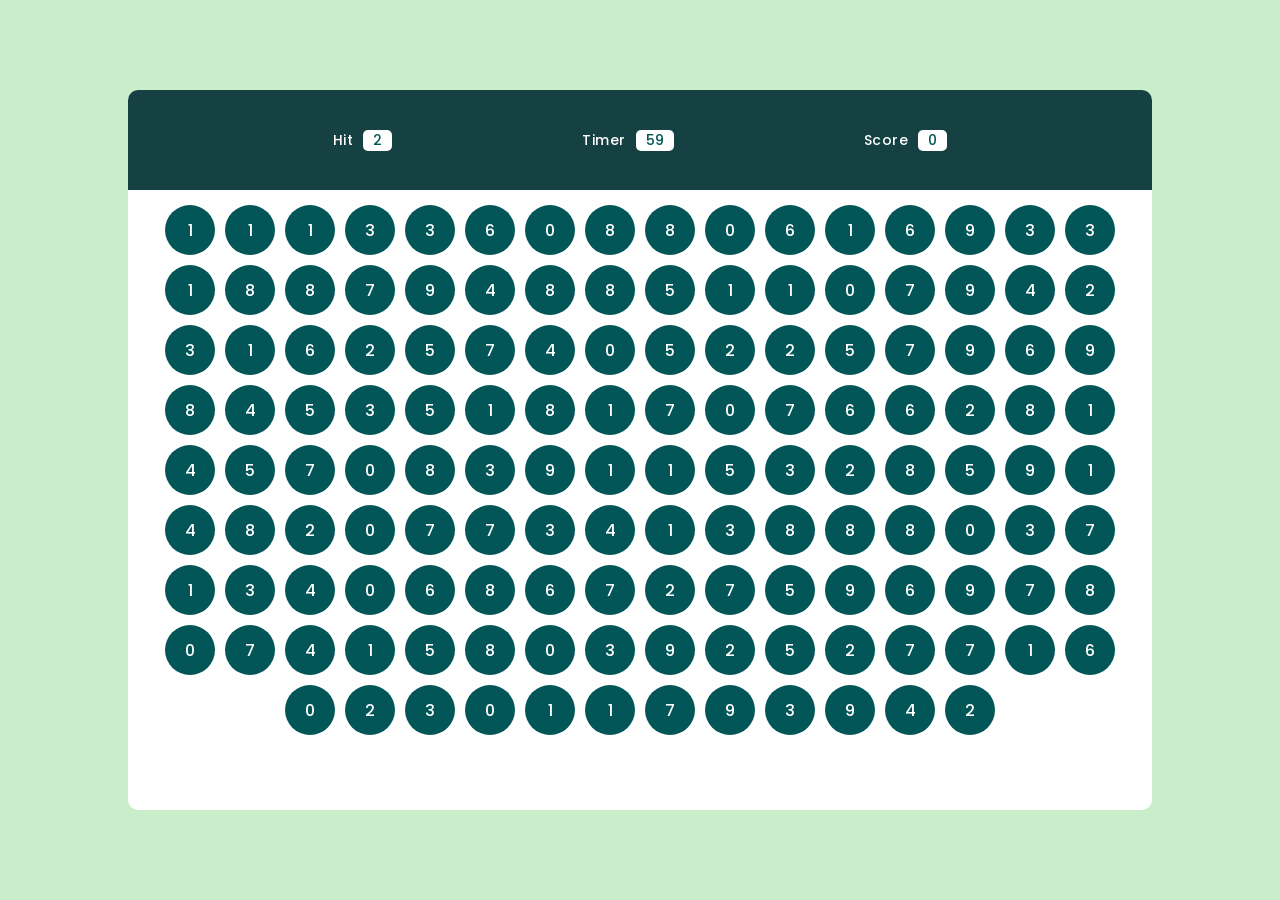
<file: index.html>
<!DOCTYPE html>
<html lang="en">

<head>
    <meta charset="UTF-8">
    <meta name="viewport" content="width=device-width, initial-scale=1.0">
    <title>Bubble Game</title>
    <!-----Goggle Font----->
    <link rel="preconnect" href="https://fonts.googleapis.com">
    <link rel="preconnect" href="https://fonts.gstatic.com" crossorigin>
    <link
        href="https://fonts.googleapis.com/css2?family=Dancing+Script:wght@700&family=Kaushan+Script&family=Pacifico&family=Poppins:wght@400;500;600&display=swap"
        rel="stylesheet">
    <!------Css file link----->
    <link rel="stylesheet" href="game.css">
</head>

<body>
    <div id="main">
        <div id="pannel">
            <div id="ptop">
                <div class="elem">
                    <h3>Hit</h3>
                    <div id="hitval" class="box">5</div>
                </div>
                <div class="elem">
                    <h3>Timer</h3>
                    <div id="timerval" class="box">60</div>
                </div>
                <div class="elem">
                    <h3>Score</h3>
                    <div id="scoreval" class="box">0</div>
                </div>
            </div>
            <div id="pbtm"></div>
            <div class="game-end">
                <div id="game-over-heading"></div>
                <div id="game-score"></div>
                <div id="game-last-hitrn"></div>
                <button id="start-new">Start New</button>
            </div>
        </div>
    </div>
    <script src="game.js"></script>
</body>

</html>
</file>
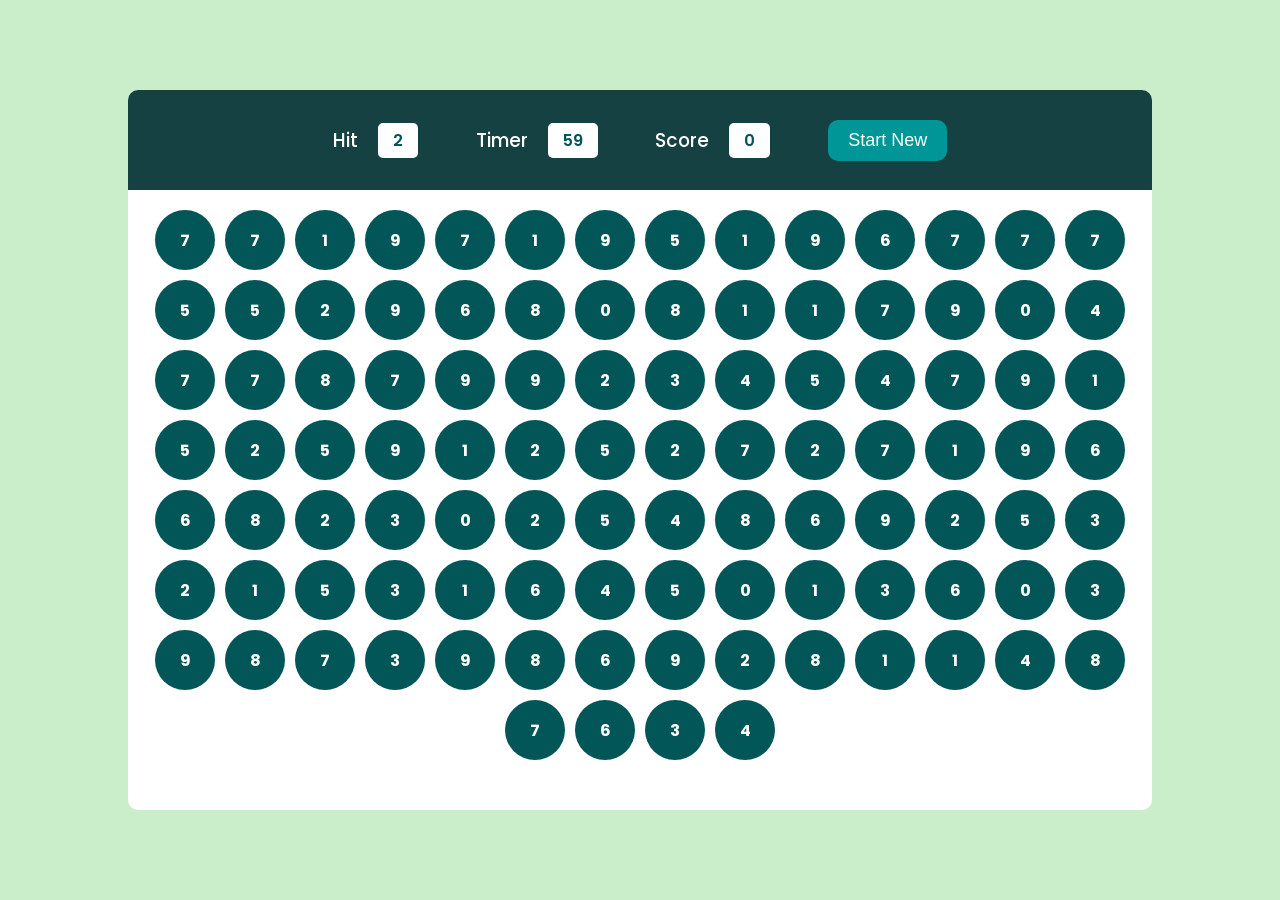
<file: Game javascript/index.html>
<!DOCTYPE html>
<html lang="en">

<head>
    <meta charset="UTF-8">
    <meta name="viewport" content="width=device-width, initial-scale=1.0">
    <title>Bubble Game</title>
    <!-----Goggle Font----->
    <link rel="preconnect" href="https://fonts.googleapis.com">
    <link rel="preconnect" href="https://fonts.gstatic.com" crossorigin>
    <link
        href="https://fonts.googleapis.com/css2?family=Dancing+Script:wght@700&family=Kaushan+Script&family=Pacifico&family=Poppins:wght@400;500;600&display=swap"
        rel="stylesheet">
    <!------Css file link----->
    <link rel="stylesheet" href="game.css">
</head>

<body>
    <div id="main">
        <div id="pannel">
            <div id="ptop">
                <div class="elem">
                    <h3>Hit</h3>
                    <div id="hitval" class="box">5</div>
                </div>
                <div class="elem">
                    <h3>Timer</h3>
                    <div id="timerval" class="box">60</div>
                </div>
                <div class="elem">
                    <h3>Score</h3>
                    <div id="scoreval" class="box">0</div>
                </div>
                <button id="start-new">Start New</button>
            </div>
            <div id="pbtm">
            </div>
        </div>
    </div>
    <script src="game.js"></script>
</body>

</html>
</file>
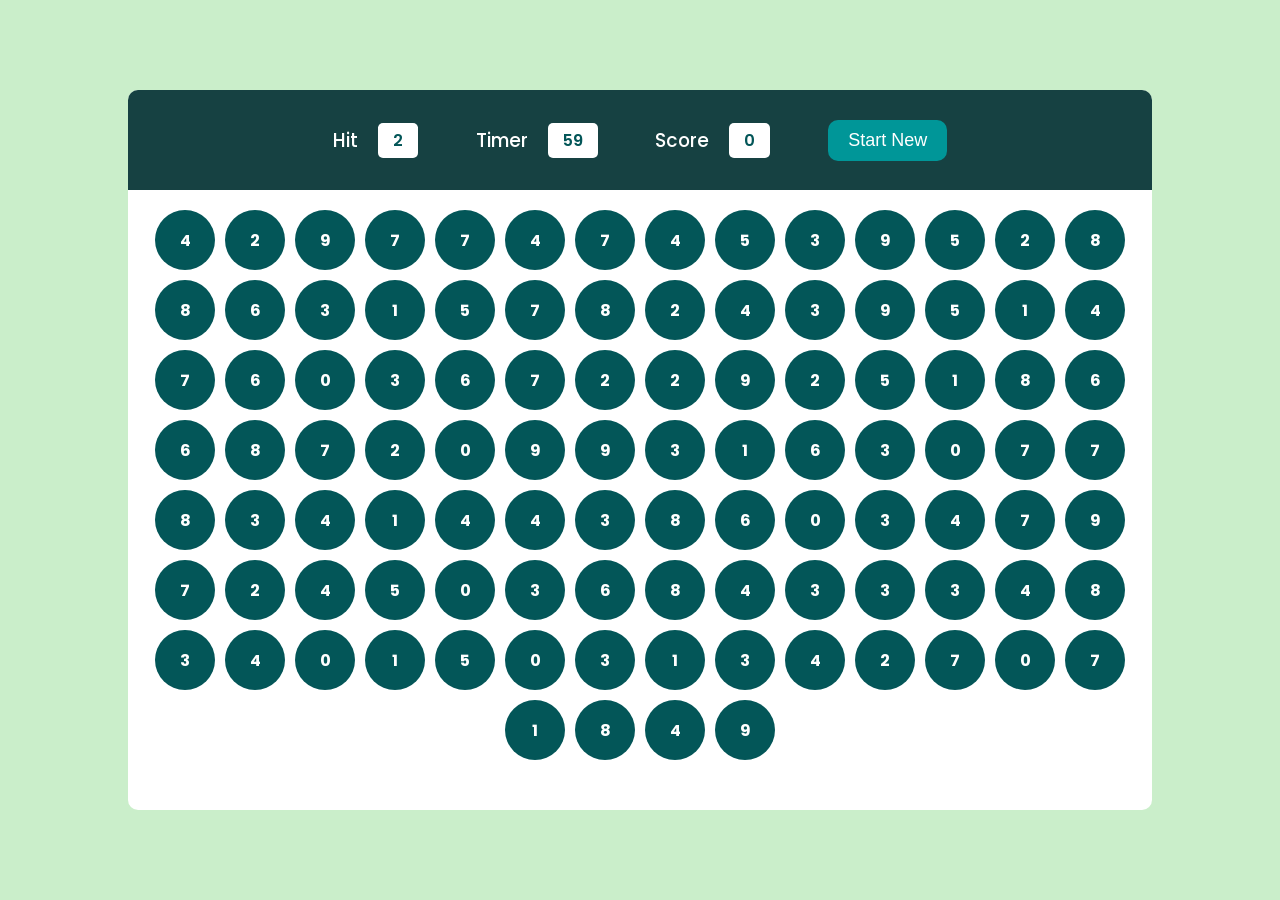
<file: Game javascript/game.html>
<!DOCTYPE html>
<html lang="en">

<head>
    <meta charset="UTF-8">
    <meta name="viewport" content="width=device-width, initial-scale=1.0">
    <title>Bubble Game</title>
    <!-----Goggle Font----->
    <link rel="preconnect" href="https://fonts.googleapis.com">
    <link rel="preconnect" href="https://fonts.gstatic.com" crossorigin>
    <link
        href="https://fonts.googleapis.com/css2?family=Dancing+Script:wght@700&family=Kaushan+Script&family=Pacifico&family=Poppins:wght@400;500;600&display=swap"
        rel="stylesheet">
    <!------Css file link----->
    <link rel="stylesheet" href="game.css">
</head>

<body>
    <div id="main">
        <div id="pannel">
            <div id="ptop">
                <div class="elem">
                    <h3>Hit</h3>
                    <div id="hitval" class="box">5</div>
                </div>
                <div class="elem">
                    <h3>Timer</h3>
                    <div id="timerval" class="box">60</div>
                </div>
                <div class="elem">
                    <h3>Score</h3>
                    <div id="scoreval" class="box">0</div>
                </div>
                <button id="start-new">Start New</button>
            </div>
            <div id="pbtm">
            </div>
        </div>
    </div>
    <script src="game.js"></script>
</body>

</html>
</file>
<file: game.css>
* {
    margin: 0;
    padding: 0;
    box-sizing: border-box;
}

html,body {
    font-family: 'Poppins', sans-serif;
    width: 100%;
    height: 100%;
}
 
#main {
    width: 100%;
    height: 100%;
    background: rgb(202,238,202);
    display: flex;
    justify-content: center;
    align-items: center;
}

#pannel {
    overflow: hidden;
    width: 80%;
    height: 80%;
    border-radius: 10px;
    background: #fff;
}
 
#ptop {
    display: flex;
    justify-content: space-between;
    padding: 0 20%;
    color: #fff;
    align-items: center;
    width: 100%;
    height: 100px;
    background: #164142;
}

.elem {
    display: flex;
    align-items: center;
    gap: 10px;
} 

.elem h3 {
    font-weight: 500;
    font-size: 14px;
    letter-spacing: 0.5px;
}

.box {
    color: #035658;
    font-weight: 450;
    font-size: 14px;
    padding: 0px 10px;
    background: #fff;
    border-radius: 5px;
}

#pbtm {
    display: flex;
    justify-content: center;
    align-items: center;
    flex-wrap: wrap;
    gap: 10px;
    padding: 15px;
    width: 100%;
    height: calc(100%-100px);
}
  
.bubble {
    display: flex;
    justify-content: center;
    align-items: center;
    text-align: center;
    width: 50px;
    height: 50px;
    border-radius: 50%;
    background: #035658;
    color: #fff;
    font-weight: 500;
    font-size: 16px;
}

.bubble:hover {
    background: #16b7ba;
    cursor: pointer;
}

.game-end {
    display: flex;
    flex-direction: column;
    gap: 5px;
    justify-content: center;
    align-items: center;
    margin-top: 120px;
    text-align: center;
}

#game-over-heading {
    font-size: 26px;
    font-weight: 550;
}

#game-score, #game-last-hitrn {
    font-size: 14px;
}

#start-new {
    padding: 10px 20px;
    background-color: #035658;
    color: #ffff;
    outline: none;
    border: none;
    cursor: pointer;
    letter-spacing: 0.3px;
    font-size: 13px;
    display: none;
    margin-top: 40px;
}

#start-new:hover {
    background-color: #096769;
}

@media screen and (max-width: 990px) {
    #pannel {
        width: 90%;
        height: 95%;
    }

    #ptop {
        justify-content: space-between;
        padding: 0 5%;
        height: 70px;
    }
}

@media screen and (max-width: 650px) {
    #pannel {
        width: 90%;
        height: 92%;
    }

    #ptop {
        height: 72px;
    }

    .elem h3, .box {
        font-size: 14px;
    }

    .bubble {
        width: 38px;
        height: 38px;
    }
}

@media screen and (max-width: 480px)  {
    #pannel {
        width: 90%;
        height: 95%;
    }

    #ptop {
        height: 68px;
    }

    .elem,  #pbtm  {
        gap: 5px;
    }

    .elem h3, .box  {
        font-size: 12px;
    }

    .bubble {
        width: 35px;
        height: 35px;  
        font-size: 12px; 
    }

    #game-over-heading {
        width: 300px;
        font-size: 16px;
    }
    #game-score, #game-last-hitrn {
        font-size: 12px;
    }
}
</file>
<file: Game javascript/game.css>
*{
    margin: 0;
    padding: 0;
    box-sizing: border-box;
}
html,body{
    font-family: 'Poppins', sans-serif;
    width: 100%;
    height: 100%;
}
#main{
    width: 100%;
    height: 100%;
    background: rgb(202,238,202);
    display: flex;
    justify-content: center;
    align-items: center;
}
#pannel{
    overflow: hidden;
    width: 80%;
    height: 80%;
    border-radius: 10px;
    background: #fff;
}
#ptop{
    display: flex;
    justify-content: space-between;
    padding: 0 20%;
    color: #fff;
    align-items: center;
    width: 100%;
    height: 100px;
    background: #164142;
}
.elem{
    display: flex;
    align-items: center;
    gap: 20px;
}
.elem h3{
    font-weight: 500;
}
.box{
    color: #035658;
    font-weight: 600;
    padding: 5px 15px;
    background: #fff;
    border-radius: 5px;
}
#pbtm{
    display: flex;
    justify-content: center;
    align-items: center;
    flex-wrap: wrap;
    gap: 10px;
    padding: 20px;
    width: 100%;
    height: calc(100%-100px);
}
.bubble{
    display: flex;
    justify-content: center;
    align-items: center;
    text-align: center;
    width: 60px;
    height: 60px;
    border-radius: 50%;
    background: #035658;
    color: #fff;
    font-weight: bold;
    transition: 0.5s;
}
.bubble:hover{
    background: #16b7ba;
    cursor: pointer;
}

#start-new{
    padding: 10px 20px;
    outline: none;
    background: #009698;
    color: #fff;
    border: none;
    border-radius: 10px;
    font-size: 18px;
    cursor: pointer;
    display: block;
}
</file>
